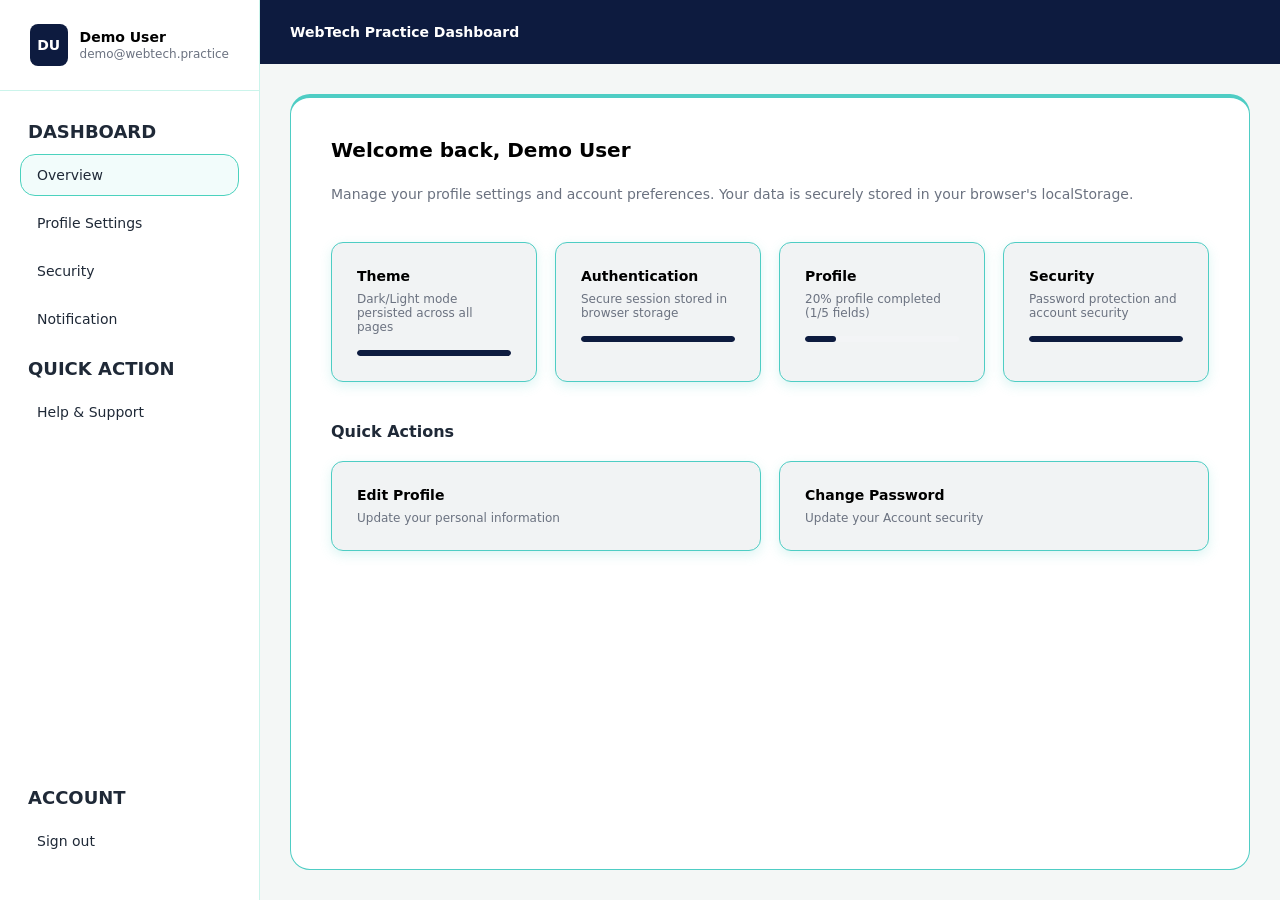
<file: Dashboard/index.html>
<!DOCTYPE html>
<html lang="en">
<head>
    <meta charset="UTF-8">
    <meta name="viewport" content="width=device-width, initial-scale=1.0">
    <title>WebTech Practice Dashboard</title>
    <link rel="stylesheet" href="style.css">
</head>
<body>
    <div class="app-layout">
        
        <!-- 
             SIDEBAR NAVIGATION
         -->
        <aside class="sidebar">
            <div class="user-profile">
                <div class="avatar">DU</div>
                <div class="user-details">
                    <h3 class="user-name">Demo User</h3>
                    <p class="user-email">demo@webtech.practice</p>
                </div>
            </div>
            
            <hr class="sidebar-divider">

            <nav class="sidebar-nav">
                <div class="nav-group">
                    <p class="nav-heading">DASHBOARD</p>
                    <ul class="nav-list">
                        <li class="nav-item active" data-target="section-overview">Overview</li>
                        <li class="nav-item" data-target="section-profile">Profile Settings</li>
                        <li class="nav-item" data-target="section-security">Security</li>
                        <li class="nav-item" data-target="section-notifications">Notification</li>
                    </ul>
                </div>

                <div class="nav-group">
                    <p class="nav-heading">QUICK ACTION</p>
                    <ul class="nav-list">
                        <li class="nav-item" data-target="section-help">Help & Support</li>
                    </ul>
                </div>
            </nav>

            <div class="sidebar-footer">
                <div class="nav-group">
                    <p class="nav-heading">ACCOUNT</p>
                    <ul class="nav-list">
                        <li class="nav-item text-danger" id="btn-signout" href="../LoginPage/index.html">Sign out</li>
                    </ul>
                </div>
            </div>
        </aside>

        <!--
             MAIN CONTENT AREA
        -->
        <div class="main-wrapper">
            
            <header class="top-header">
                <h2>WebTech Practice Dashboard</h2>
            </header>

            <main class="content-area">
                
                <div class="content-card">

                    <!-- 1. OVERVIEW SECTION -->
                    <section id="section-overview" class="page-section active-section">
                        <h2>Welcome back, Demo User</h2>
                        <p class="text-muted">Manage your profile settings and account preferences. Your data is securely stored in your browser's localStorage.</p>
                        
                        <div class="status-grid">
                            <div class="status-card">
                                <h4>Theme</h4>
                                <p>Dark/Light mode persisted across all pages</p>
                                <div class="progress-bar"><div class="progress-fill" style="width: 100%;"></div></div>
                            </div>
                            <div class="status-card">
                                <h4>Authentication</h4>
                                <p>Secure session stored in browser storage</p>
                                <div class="progress-bar"><div class="progress-fill" style="width: 100%;"></div></div>
                            </div>
                            <div class="status-card">
                                <h4>Profile</h4>
                                <p>20% profile completed (1/5 fields)</p>
                                <div class="progress-bar"><div class="progress-fill" style="width: 20%;"></div></div>
                            </div>
                            <div class="status-card">
                                <h4>Security</h4>
                                <p>Password protection and account security</p>
                                <div class="progress-bar"><div class="progress-fill" style="width: 100%;"></div></div>
                            </div>
                        </div>

                        <h3 class="section-subtitle">Quick Actions</h3>
                        <div class="action-grid">
                            <div class="action-card" data-target="section-profile">
                                <h4>Edit Profile</h4>
                                <p>Update your personal information</p>
                            </div>
                            <div class="action-card" data-target="section-security">
                                <h4>Change Password</h4>
                                <p>Update your Account security</p>
                            </div>
                        </div>
                    </section>

                    <!-- 2. PROFILE SETTINGS SECTION -->
                    <section id="section-profile" class="page-section hidden">
                        <h2>Profile Settings</h2>
                        
                        <form id="profile-form">
                            <h3 class="form-section-title">Personal Information</h3>
                            <div class="form-grid-2">
                                <div class="form-group">
                                    <label>Full Name</label>
                                    <input type="text" value="Demo User">
                                </div>
                                <div class="form-group">
                                    <label>Date of Birth</label>
                                    <input type="date">
                                </div>
                                <div class="form-group">
                                    <label>Email Address</label>
                                    <input type="email" value="demo@gmail.com">
                                </div>
                                <div class="form-group">
                                    <label>Phone Number</label>
                                    <input type="tel" value="+91 9876543210">
                                </div>
                            </div>

                            <h3 class="form-section-title">Address Information</h3>
                            <div class="form-group">
                                <label>Street Address</label>
                                <input type="text" placeholder="Enter your complete address">
                            </div>
                            <div class="form-grid-2">
                                <div class="form-group">
                                    <label>PIN Code</label>
                                    <input type="text" value="123456">
                                </div>
                                <div class="form-group">
                                    <label>City</label>
                                    <input type="text" value="Ranchi">
                                </div>
                                <div class="form-group">
                                    <label>Country</label>
                                    <input type="text" value="India">
                                </div>
                                <div class="form-group">
                                    <label>GitHub Profile</label>
                                    <input type="url" value="https://github.com/username">
                                </div>
                            </div>

                            <div class="form-actions">
                                <button type="button" class="btn btn-outline">Cancel changes</button>
                                <button type="submit" class="btn btn-primary">Save changes</button>
                            </div>
                        </form>
                    </section>

                    <!-- 3. SECURITY SECTION -->
                    <section id="section-security" class="page-section hidden">
                        <h2>Security Settings</h2>
                        <p class="text-muted">Keep your account secure by using a strong password and changing it regularly.</p>
                        
                        <form id="security-form">
                            <div class="form-grid-2">
                                <div class="form-group">
                                    <label>Current Password</label>
                                    <input type="password" placeholder="Enter current password">
                                </div>
                                <div class="form-group">
                                    <label>New Password</label>
                                    <input type="password" placeholder="Minimum 6 characters">
                                </div>
                                <div class="form-group">
                                    <label>Confirm New Password</label>
                                    <input type="password" placeholder="Re-enter new password" style="width: 100%;">
                                </div>
                            </div>
                            <div class="form-actions">
                                <button type="reset" class="btn btn-outline">Clear</button>
                                <button type="submit" class="btn btn-primary">Update Password</button>
                            </div>
                        </form>

                        <hr class="content-divider">

                        <h3 class="form-section-title">Security Information</h3>
                        <div class="info-card-grid">
                            <div class="info-card">
                                <span class="icon">📅</span>
                                <h4>Account Created</h4>
                                <p>8/31/2025</p>
                            </div>
                            <div class="info-card">
                                <span class="icon">📅</span>
                                <h4>Last Updated</h4>
                                <p>Never updated</p>
                            </div>
                            <div class="info-card">
                                <span class="icon">📅</span>
                                <h4>Session</h4>
                                <p>Current browser session active</p>
                            </div>
                        </div>
                    </section>

                    <!-- 4. NOTIFICATIONS SECTION -->
                    <section id="section-notifications" class="page-section hidden">
                        <h2>Notifications</h2>
                        
                        <div class="notification-group">
                            <h3 class="form-section-title">🔔 Notification Preferences</h3>
                            <p class="text-muted">Manage how and when you receive notifications about your account activity.</p>
                            
                            <div class="pref-grid">
                                <div class="pref-card">
                                    <span class="icon">✉️</span>
                                    <h4>Email Notifications</h4>
                                    <p>Receive important updates via email</p>
                                    <label class="checkbox-label">
                                        <input type="checkbox" checked> Enable email notifications
                                    </label>
                                </div>
                                <div class="pref-card">
                                    <span class="icon">🔒</span>
                                    <h4>Security Alerts</h4>
                                    <p>Get notified about security changes</p>
                                    <label class="checkbox-label">
                                        <input type="checkbox" checked> Enable security alerts
                                    </label>
                                </div>
                            </div>
                        </div>

                        <div class="notification-group mt-4">
                            <h3 class="form-section-title">📄 Recent Activity</h3>
                            <div class="activity-card">
                                <span class="icon">✅</span>
                                <div>
                                    <h4>Profile Updated</h4>
                                    <p>Your profile information was successfully updated</p>
                                    <small>Today</small>
                                </div>
                            </div>
                        </div>
                    </section>

                    <!-- 5. HELP & SUPPORT SECTION -->
                    <section id="section-help" class="page-section hidden">
                        <h2>Help & Support</h2>
                        <h3 class="form-section-title">❓ Frequently Asked Questions</h3>
                        <div class="faq-list">
                            <div class="faq-item">
                                <h4>How do I update my profile?</h4>
                                <p>Click on "Profile Settings" in the sidebar to edit your personal information, address, and other details.</p>
                            </div>
                            <div class="faq-item">
                                <h4>Is my data secure?</h4>
                                <p>This is a demo application that stores data in your browser's localStorage. In a production app, data would be encrypted and stored securely on servers.</p>
                            </div>
                            <div class="faq-item">
                                <h4>How do I change my password?</h4>
                                <p>Go to "Security" in the sidebar, enter your current password, then set and confirm your new password.</p>
                            </div>
                        </div>

                        <h3 class="form-section-title mt-4">📞 Contact Support</h3>
                        <p class="text-muted">This is a demonstration application for learning web development. In a real application, you would find contact information and support options here.</p>
                    </section>

                </div>
            </main>
        </div>
    </div>

    <script src="script.js"></script>
</body>
</html>
</file>
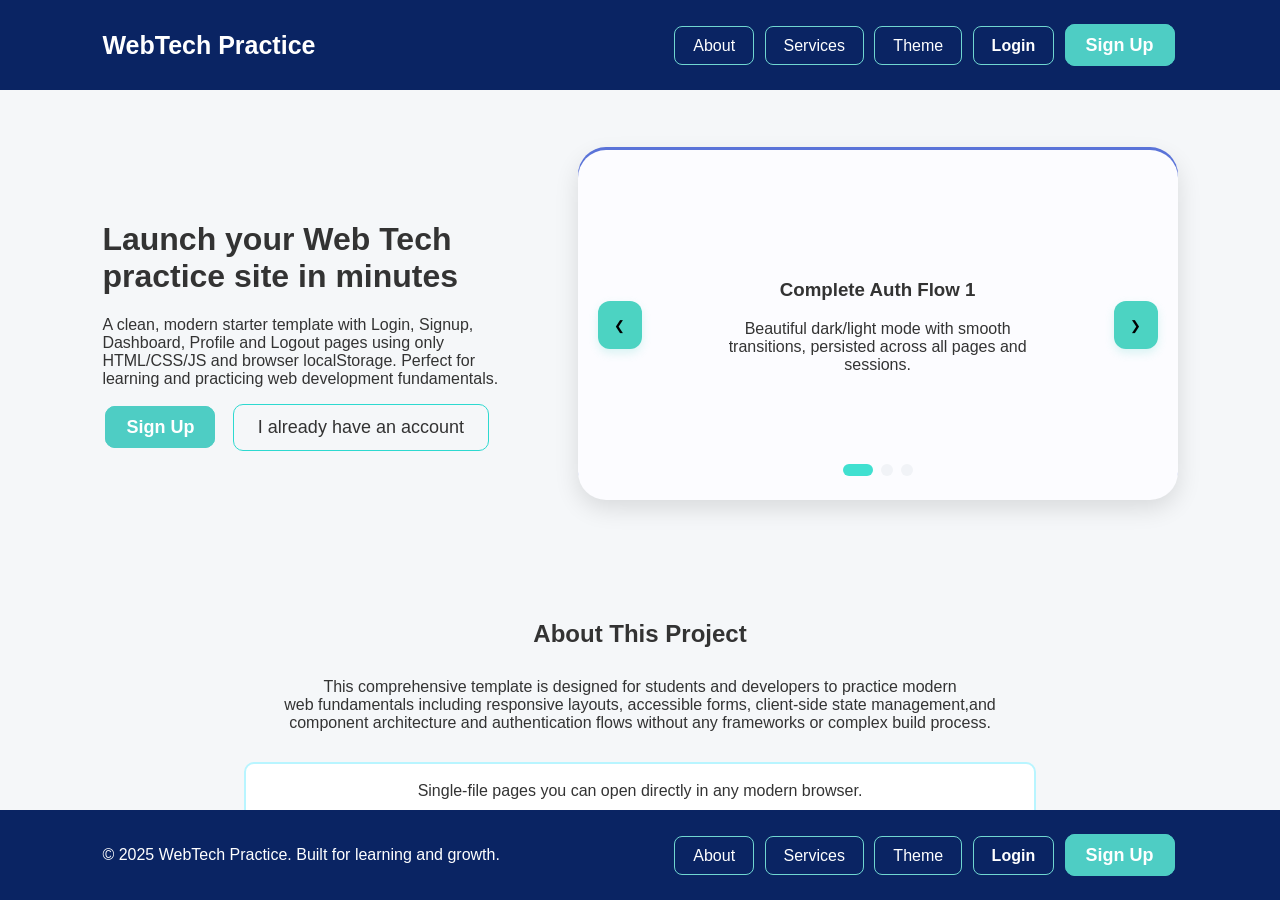
<file: LandingPage/index.html>
<!DOCTYPE html>
<html lang="en">

<head>
    <meta charset="UTF-8">
    <link rel="stylesheet" href="style.css">
</head>

<body>

    <nav class="navbar">
        <div class="logo" style="font-weight: bolder;">WebTech Practice</div>

        <div class="nav-links">
            <a href="#about" class="btn" style="font-weight: lighter;">About</a>
            <a href="#" class="btn" style="font-weight: lighter;">Services</a>
            <a href="#" class="btn" style="font-weight: lighter;">Theme</a>
            <a href="../LoginPage/index.html" class="btn login" style="font-weight: bold;">Login</a>
            <a href="../SignUpPage/index.html" class="btn signup" style="font-weight: bold;">Sign Up</a>
        </div>
    </nav>

    <div class="content">

        <header class="hero">
            <div class="hero-text">
                <h1>Launch your Web Tech practice site in minutes</h1>

                <p>
                    A clean, modern starter template with Login, Signup,
                    Dashboard, Profile and Logout pages using only HTML/CSS/JS
                    and browser localStorage. Perfect for learning and practicing
                    web development fundamentals.
                </p>

                <div class="btns">
                    <a href="../SignUpPage/index.html" class="btn signup" style="font-weight: bold;" >Sign Up</a>
                    <button class="ghost" style="font-weight: lighter;">I already have an account</button>
                </div>
            </div>

            <div class="slider-container" id="slider">

                <div class="slider-content">
                    <h3>Complete Auth Flow</h3>

                    <p>
                        Beautiful dark/light mode with smooth transitions,
                        persisted across all pages and sessions.
                    </p>
                </div>

                <button class="slider-nav prev-btn nav-btn" onclick="prev()">
                    ❮
                </button>

                <button class="slider-nav next-btn nav-btn" onclick="next()">
                    ❯
                </button>

                <div class="pagination-container">
                    <span class="dot active"></span>
                    <span class="dot"></span>
                    <span class="dot"></span>
                </div>

            </div>
        </header>

        <section class="section" id="about">

            <h1 style="margin-bottom: 30px;">About This Project</h1>

            <p style="margin-bottom: 30px;">

                This comprehensive template is designed for
                students and developers to practice modern<br>
                web fundamentals including responsive layouts,
                accessible forms, client-side state management,and<br>
                component architecture and authentication flows
                without any frameworks or complex build process.

            </p>

            <div class="about-box">
                Single-file pages you can open directly in any modern browser.
            </div>

            <div class="about-box">
                Single-file pages you can open directly in any modern browser.
            </div>

            <div class="about-box">
                Single-file pages you can open directly in any modern browser.
            </div>

            <div class="about-box">
                Single-file pages you can open directly in any modern browser.
            </div>

            <div class="about-box">
                Single-file pages you can open directly in any modern browser.
            </div>

            <div class="about-box">
                Single-file pages you can open directly in any modern browser.
            </div>

        </section>

        </section>

        <section class="section">

            <h2 style="font-size: xx-large; margin-bottom: 60px;">What's Included</h2>

            <div class="grid2">

                <div class="card2">
                    <h3>Authentication Templates</h3>
                    <p>Beautiful login and signup forms with real-time validation, error handling, and seamless localStorage integration.</p>
                </div>

                <div class="card2">
                    <h3>Authentication Templates</h3>
                    <p>Beautiful login and signup forms with real-time validation, error handling, and seamless localStorage integration.</p>
                </div>

                <div class="card2">
                    <h3>Authentication Templates</h3>
                    <p>Beautiful login and signup forms with real-time validation, error handling, and seamless localStorage integration.</p>
                </div>

                <div class="card2">
                    <h3>Authentication Templates</h3>
                    <p>Beautiful login and signup forms with real-time validation, error handling, and seamless localStorage integration.</p>
                </div>

                <div class="card2">
                    <h3>Authentication Templates</h3>
                    <p>Beautiful login and signup forms with real-time validation, error handling, and seamless localStorage integration.</p>
                </div>

                <div class="card2">
                    <h3>Authentication Templates</h3>
                    <p>Beautiful login and signup forms with real-time validation, error handling, and seamless localStorage integration.</p>
                </div>

            </div>

        </section>

    </div>
    <!-- Scrollable Content Ends -->

    <footer class="footer">

        <p>&copy; 2025 WebTech Practice. Built for learning and growth.</p>

        <div class="nav-links">
            <a href="#about" class="btn" style="font-weight: lighter;">About</a>
            <a href="#" class="btn" style="font-weight: lighter;">Services</a>
            <a href="#" class="btn" style="font-weight: lighter;">Theme</a>
            <a href="../LoginPage/index.html" class="btn login"  style="font-weight: bold;">Login</a>
            <a href="../SignUpPage/index.html" class="btn signup" style="font-weight: bold;">Sign Up</a>
        </div>

    </footer>

    <script src="script.js"></script>

</body>
</html>
</file>
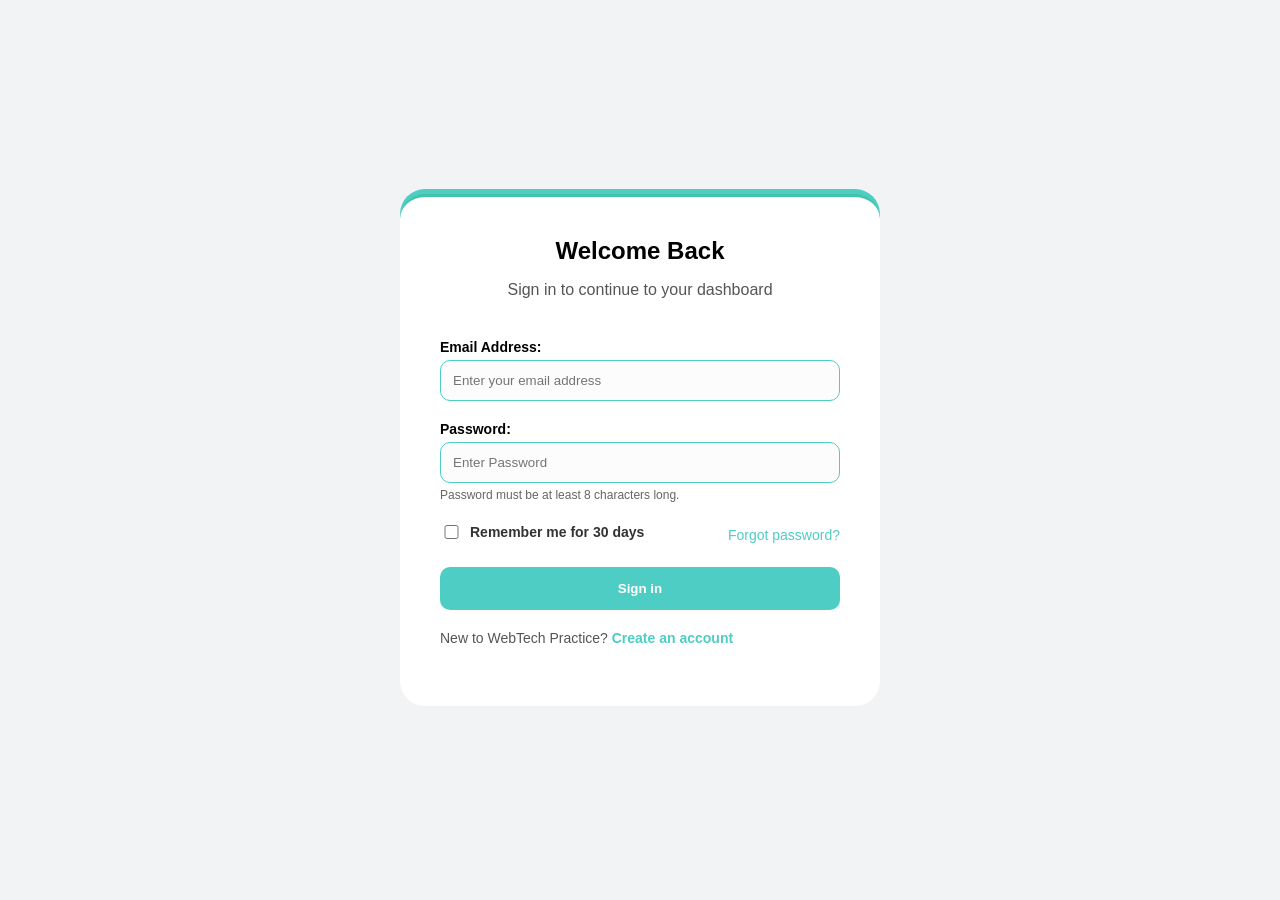
<file: LoginPage/index.html>
<!DOCTYPE html>
<html lang="en">

<head>
    <link rel="stylesheet" href="style.css">
</head>

<body>
    <div class="container">
        <form id="loginForm">
            <div class="welcome">
                <h1>Welcome Back</h1>
                <p>Sign in to continue to your dashboard</p>
            </div>

            <div class="field">
                <label>Email Address:</label>
                <input type="email" id="email" placeholder="Enter your email address" required>
            </div>

            <div class="field">
                <label>Password:</label>
                <input type="password" id="password" placeholder="Enter Password" required  >
            </div>

            <p class="hint">Password must be at least 8 characters long.</p>

            <div class="options">
                <label class="checkbox-label">
                    <input type="checkbox"> Remember me for 30 days
                </label>
                <a href="#">Forgot password?</a>
            </div>

            <button type="submit">Sign in</button>

            <p class="footer">New to WebTech Practice? <a href="../SignUpPage/index.html">Create an account</a></p>
        </form>
    </div>
    <script src="script.js"></script>
</body>

</html>
</file>
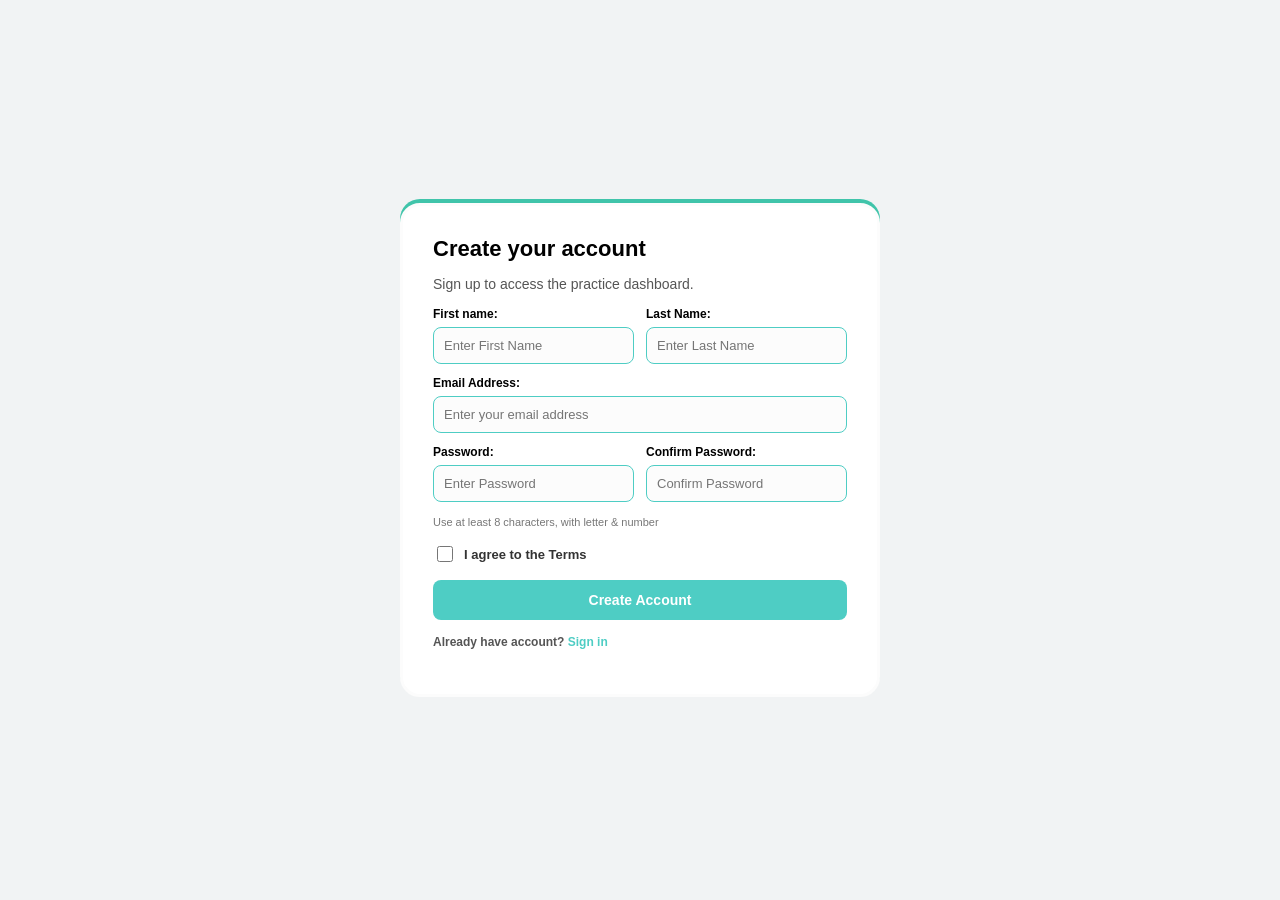
<file: SignUpPage/index.html>
<!DOCTYPE html>
<html lang="en">

<head>
    <link rel="stylesheet" href="style.css">
</head>

<body>
    <div class="container">
        <form id="registrationForm">
            <h1> Create your account </h1>
            <p>Sign up to access the practice dashboard.</p>

            <div class="row">
                <div class="field">
                    <label>First name:</label>
                    <input type="text" placeholder="Enter First Name" required>
                </div>
                <div class="field">
                    <label>Last Name:</label>
                    <input type="text" placeholder="Enter Last Name" required>
                </div>
            </div>

            <div class="field">
                <label>Email Address:</label>
                <input type="email" id="email" placeholder="Enter your email address" required>
            </div>

            <div class="row">
                <div class="field">
                    <label>Password:</label>
                    <input type="password" id="password" placeholder="Enter Password" required>
                </div>
                <div class="field">
                    <label>Confirm Password:</label>
                    <input type="password" id="confirmPassword" placeholder="Confirm Password" required>
                </div>
            </div>

            <p class="hint">Use at least 8 characters, with letter & number</p>

            <label class="checkbox">
                <input type="checkbox" required> 
                <span>I agree to the Terms</span>
            </label>

            <button type="submit" id="createAccountBtn">Create Account</button>

            <p class="footer">Already have account? <a href="../LoginPage/index.html">Sign in</a></p>
        </form>
    </div>
    <script src="script.js"></script>
</body>

</html>
</file>
<file: Dashboard/style.css>
:root {
  
    --bg-body: #f4f7f6;
    --bg-sidebar: #ffffff;
    --header-bg: #0d1b3f;
    --text-main: #1f2937;
    --text-muted: #6b7280;
    --text-dark: #000000;
    
   
    --accent-teal: #4bd2be; 
    --accent-teal-hover: #3ebca9;
    --accent-light: #e0f8f4;
    --border-light: #cbf4eb;
    
  
    --input-bg: #f3f4f6;
}


* {
    margin: 0;
    padding: 0;
    box-sizing: border-box;
}

body {
    font-family: 'Inter', system-ui, -apple-system, sans-serif;
    color: var(--text-main);
    background-color: var(--bg-body);
    height: 100vh;
    overflow: hidden;
    -webkit-font-smoothing: antialiased;
}


.app-layout {
    display: flex;
    height: 100vh;
    width: 100vw;
}


.sidebar {
    width: 260px;
    min-width: 260px;
    background: var(--bg-sidebar);
    border-right: 1px solid var(--border-light);
    display: flex;
    flex-direction: column;
    z-index: 10;
}

.user-profile {
    padding: 24px 30px;
    display: flex;
    align-items: center;
    gap: 12px;
}

.avatar {
    width: 42px;
    height: 42px;
    background: var(--header-bg);
    color: #ffffff;
    border-radius: 8px;
    display: flex;
    align-items: center;
    justify-content: center;
    font-weight: 700;
    font-size: 14px;
}

.user-details .user-name {
    font-size: 14px;
    font-weight: 700;
    color: var(--text-dark);
}

.user-details .user-email {
    font-size: 12px;
    color: var(--text-muted);
    margin-top: 2px;
}

.sidebar-divider {
    border: none;
    height: 1px;
    background-color: var(--border-light);
    margin: 0;
}

.sidebar-nav {
    flex: 1;
    padding: 30px 20px;
    overflow-y: auto;
}

.nav-group {
    margin-bottom: 18px;
}

.nav-heading {
    font-size: 10px;
    font-weight: 600;
    color: var(--text-main);
    margin-bottom: 12px;
    padding-left: 8px;
    font-size:large
}

.nav-list {
    list-style: none;
}

.nav-item {
    padding: 12px 16px;
    margin-bottom: 6px;
    border-radius: 15px;
    cursor: pointer;
    font-size: 14px;
    color: var(--text-main);
    transition: all 0.2s ease;
    border: 1px solid transparent;
}

.nav-item:hover {
    background-color: #f9fafb;
}


.nav-item.active {
    border: 1px solid var(--accent-teal);
    background-color: #f2fcfb;
    font-weight: 500;
}

.sidebar-footer {
    padding: 20px;
}

.text-danger {
    color: var(--text-main);
}

.text-danger:hover {
    color: #ef4444;
    background-color: #fef2f2;
}


.main-wrapper {
    flex: 1;
    display: flex;
    flex-direction: column;
    background: var(--bg-body);
    overflow: hidden;
}

.top-header {
    background: var(--header-bg);
    padding: 24px 30px;  
}

.top-header h2 {
    font-size: 14px;
    font-weight: 600;
    margin: 0;
    color: #ffffff; 
}

.content-area {
    flex: 1;
    padding: 30px;
    overflow-y: auto;
}

.content-card {
    background: #ffffff;
    border-radius: 20px;
    border: 1px solid #4ECDC4; 
    padding: 40px;
    min-height: 100%;
    border-top: 4px solid #4ECDC4; 
}

.page-section {
    display: none;
    animation: fadeIn 0.3s ease;
}

.page-section.active-section {
    display: block;
}

.hidden {
    display: none !important;
}

@keyframes fadeIn {
    from { opacity: 0; transform: translateY(10px); }
    to { opacity: 1; transform: translateY(0); }
}

h2 {
    font-size: 20px;
    font-weight: 700;
    color: var(--text-dark);
    margin-bottom: 24px;
}

.form-section-title {
    font-size: 15px;
    font-weight: 700;
    color: var(--text-dark);
    margin: 30px 0 20px;
}

.section-subtitle {
    font-size: 16px;
    font-weight: 700;
    margin: 40px 0 20px;
}

.text-muted {
    font-size: 14px;
    color: var(--text-muted);
}

.mt-4 {
    margin-top: 30px;
}


.form-grid-2 {
    display: grid;
    grid-template-columns: repeat(2, 1fr);
    gap: 24px;
}

.form-group {
    margin-bottom: 20px;
}

.form-group label {
    display: block;
    font-size: 12px;
    font-weight: 600;
    color: var(--text-dark);
    margin-bottom: 10px;
}

.form-group input {
    width: 100%;
    padding: 14px 16px;
    border-radius: 10px;
    border: none;
    background-color: var(--input-bg);
    font-size: 13px;
    color: var(--text-main);
    outline: none;
    transition: box-shadow 0.2s ease;
}

.form-group input:focus {
    box-shadow: 0 0 0 2px var(--accent-teal);
}


.form-actions {
    display: flex;
    justify-content: flex-end;
    gap: 16px;
    margin-top: 40px;
}

.btn {
    padding: 12px 24px;
    border-radius: 10px;
    font-size: 14px;
    font-weight: 600;
    cursor: pointer;
    border: none;
    transition: all 0.2s ease;
}

.btn-outline {
    background-color: #f2fcfb;
    border: 1.5px solid var(--accent-teal);
    color: var(--text-main);
}

.btn-outline:hover {
    background-color: var(--accent-light);
}

.btn-primary {
    background-color: var(--accent-teal);
    color: #ffffff;
}

.btn-primary:hover {
    background-color: var(--accent-teal-hover);
}


.status-grid {
    display: grid;
    grid-template-columns: repeat(4, 1fr); 
    gap: 18px;
    margin-top: 10px;
}

.action-grid {
    display: grid;
    grid-template-columns: repeat(2, 1fr);
    gap: 18px;
    margin-top: 10px;
}

.info-card-grid, .pref-grid {
    display: grid;
    grid-template-columns: repeat(auto-fit, minmax(220px, 1fr));
    gap: 18px;
    margin-top: 10px;
}


.status-card, .action-card, .info-card, .pref-card, .activity-card, .faq-item {
    border: 1.5px solid #4ECDC4; 
    box-shadow: 0 4px 12px rgba(78, 205, 196, 0.2); 
    border-radius: 12px;
    padding: 25px;
    background-color: #F1F3F4; 
}

.action-card {
    cursor: pointer;
    transition: transform 0.2s ease, box-shadow 0.2s ease;
}

.action-card:hover {
    transform: translateY(-3px);
    box-shadow: 0 4px 12px rgba(75, 210, 190, 0.1);
}


.status-card h4, .action-card h4, .info-card h4, .pref-card h4, .activity-card h4, .faq-item h4 {
    font-size: 14px;
    font-weight: 700;
    margin-bottom: 8px;
    color: var(--text-dark);
}

.status-card p, .action-card p, .info-card p, .pref-card p, .activity-card p, .faq-item p {
    font-size: 12px;
    color: var(--text-muted);
}


.progress-bar {
    height: 6px;
    background-color: var(--input-bg);
    border-radius: 4px;
    margin-top: 16px;
    overflow: hidden;
}

.progress-fill {
    height: 100%;
    background-color: var(--header-bg);
    border-radius: 4px;
}


.checkbox-label {
    display: flex;
    align-items: center;
    gap: 10px;
    font-size: 13px;
    color: var(--text-main);
    margin-top: 20px;
    cursor: pointer;
}

.checkbox-label input[type="checkbox"] {
    width: 16px;
    height: 16px;
    accent-color: var(--accent-teal);
    cursor: pointer;
}


.activity-card {
    display: flex;
    gap: 16px;
    align-items: flex-start;
}

.activity-card small {
    display: block;
    font-size: 11px;
    color: var(--text-muted);
    margin-top: 8px;
}

.faq-item {
    margin-bottom: 16px;
}

.content-divider {
    border: none;
    height: 1px;
    background-color: var(--border-light);
    margin: 40px 0;
}

.icon {
    display: block;
    font-size: 20px;
    margin-bottom: 12px;
}

@media (max-width: 900px) {
    .form-grid-2 {
        grid-template-columns: 1fr;
    }
}

@media (max-width: 768px) {
    .app-layout {
        flex-direction: column;
    }
    
  
    .main-wrapper {
        order: 1;
    }
    
    
    .top-header {
        position: sticky;
        top: 0;
        z-index: 1;
    }    
    
    .sidebar {
        order: 2;
        width: 100%;
        height: auto;
        border-right: none;
        border-top: 1px solid var(--border-light);
        max-height: 250px;
    }
    
    .sidebar-nav {
        display: flex;
        flex-wrap: wrap;
        gap: 10px;
        padding: 20px;
    }
    
    .nav-group {
        margin-bottom: 10px;
        flex: 1;
        min-width: 140px;
    }
    
    .content-area {
        padding: 15px;
    }
    
    .content-card {
        padding: 20px;
    }
}
#security-form .form-grid-2 .form-group:nth-child(3) {
    grid-column: 1 / -1; 
}
.form-grid-2 {
    display: grid;
    grid-template-columns: repeat(2, 1fr);
    gap: 30px 24px; 
}
.form-grid-2 .form-group {
    margin-bottom: 0;
}
.page-section > p.text-muted {
    margin-bottom: 40px; 
}
</file>
<file: LandingPage/style.css>
:root {
    --navy: #062748;
    --mint: #40e0d0;
    --light: #f5f7f9;
}

body {
    margin: 0;
    font-family: sans-serif;
    background: var(--light);
    color: #333;
    overflow: hidden;
}
.navbar {
    background:#0A2463;
    color: white;
    padding: 0 8%;
    height: 90px;

    display: flex;
    justify-content: space-between;
    align-items: center;

    box-sizing: border-box;
}
.content {
    height: calc(100vh - 180px);
    overflow-y: auto;
}
.footer {
    background: #0A2463;
    color: white;

    position: fixed;
    left: 0;
    bottom: 0;

    width: 100%;
    height: 90px;

    padding: 0 8%;

    display: flex;
    justify-content: space-between;
    align-items: center;

    box-sizing: border-box;

    z-index: 1000;
}

.logo {
    font-family: sans-serif;
    font-size: 25px;
    font-weight: 500;
}

.btn {
    padding: 10px 18px;
    border-radius: 8px;
    font-weight: 500;
    cursor: pointer;
    border: 1px solid #70d6d1;
    background: transparent;
    color: white;
    transition: all 0.3s ease;
    margin: 3px;
    text-decoration: none;
}

.btn-filled {
    background-color: #70d6d1;
    color: #0a2540;
    border: none;
}

.btn:hover:not(.btn-filled) {
    background-color: rgba(5, 255, 242, 0.942);
}

.btn-filled:hover {
    background-color: #2eefe6;
}

.hero {
    display: flex;
    padding: 60px 8%;
    align-items: center;
    justify-content: space-between;
}

.hero-text {
    width: 40%;
}


.signup {
    background: #4ECDC4;
    color: white;
    border: 1px solid #4ECDC4;
    padding: 10px 20px;
    border-radius: 10px;
    border-width: small;
    cursor: pointer;
    font-size: 18px;
}


.signup:hover {
    background: #4ECDC4;
    color: white;
}
 
.ghost {
    background: transparent;
    color: #333;
    border: 1px solid;
    border-color: #2dd9d0;
    padding: 12px 24px;
    border-radius: 10px;
    border-width: small;
    margin-left: 10px;
    cursor: pointer;
    font-size: 18px;
}

.ghost:hover {
    background-color: #2dd9d0;
    color: white;
}

.section {
    padding: 40px 8%;
    text-align: center;
}

/* About */

.about h1,
.include h1 {
    text-align: center;
    margin-bottom: 50px;
    color: #000;
    font-family: 'Inter', sans-serif;
    font-size: 32px;
    font-weight: 700;
    line-height: 100%;
    letter-spacing: 0;
}

.about p {
    text-align: center;
    width: 75%;
    line-height: 100%;
    color: #1e1e24;
    margin-bottom: 3px;
    font-family: 'Inter', sans-serif;
    font-size: 16px;
    font-weight: 400;
    letter-spacing: 0;
}

.about-box {
    margin-top: 30px;
    width: 70%;
    margin: 12px auto;
    background: white;
    padding: 18px;
    border: 2px solid #b8f5ff;
    border-radius: 10px;
    transition: 0.3s;
    text-align: center;
}

.about-box:hover {
    transform: translateY(-3px);
    box-shadow: 0 5px 10px rgba(0, 0, 0, .08);
    border-color: #4ECDC4;
}
.grid2 {
    display: grid;
    grid-template-columns: repeat(3, 1fr);
    gap: 20px;
}

.card {
    background: white;
    padding: 15px;
    border-radius: 2px;
    border: 1px solid #70d6d1;
    text-align: center;
    margin: 15px;
    width: 750px;
    border-radius: 3px;
}

.card2 {
    background: white;
    padding: 20px;
    text-align: left;
    border-radius: 12px;
    border: 2px solid #cdf1ec;
    margin: 10px;
    border-radius: 20px;
    box-shadow: 1px 1px 1px#4ECDC440;
}

.slider-container {
    position: relative;
    width: 100%;
    max-width: 600px;
    height: 350px;
    background: #fcfcff;
    border-radius: 28px;

    box-shadow:
        0 -3px 0 #5A73D8,
        0 8px 25px rgba(0,0,0,.12);

    display: flex;
    flex-direction: column;
    justify-content: center;
    align-items: center;
    padding: 0 80px;
    box-sizing: border-box;
}

.slider-content {
    text-align: center;
    max-width: 320px;
}

.slider-nav {
    position: absolute;
    top: 50%;
    transform: translateY(-50%);
    width: 44px;
    height: 48px;
    background-color: #4cd3c2;
    border: none;
    border-radius: 12px;
    display: flex;
    justify-content: center;
    align-items: center;
    cursor: pointer;
    box-shadow: 0 4px 10px rgba(76, 211, 194, 0.2);
}

.nav-btn svg {
    fill: #1a1e29;
}

.prev-btn {
    left: 20px;
}

.next-btn {
    right: 20px;
}


.pagination-container {
    position: absolute;
    bottom: 24px;
    display: flex;
    gap: 8px;
    align-items: center;
}

.dot {
    height: 12px;
    border-radius: 6px;
    background-color: #f1f3f7;
    transition: all 0.3s ease;
}


.dot.active {
    width: 30px;
    background-color: #4cd3c2;
}

.dot:not(.active) {
    width: 12px;
}

.dot.active {
    background: var(--mint);
}
</file>
<file: LoginPage/style.css>
body {
    background-color: #fffefe;
    display: flex;
    justify-content: center;
    align-items: center;
    min-height: 100vh;
    margin: 0;
    font-family: 'Segoe UI', sans-serif;
}

.container {
    background: #ffffff;
    padding: 40px;
    border-radius: 25px;
    width: 450px;
    border-top: 3px solid #40C4AA; 
    overflow: hidden;
}

h1 {
    margin: 0;
    font-size: 24px;
}

p {
    color: #555;
    margin-bottom: 20px;
}

.row {
    display: flex;
    gap: 20px;
}

.field {
    flex: 1;
    margin-bottom: 15px;
}

label {
    display: block;
    font-weight: 600;
    margin-bottom: 8px;
    font-size: 13px;
}

input {
    width: 100%;
    padding: 12px;
    border: 1.5px solid #40C4AA;
    border-radius: 10px;
    background-color: #fcfcfc;
    box-sizing: border-box;
    outline: none;
}

input:focus {
    border-color: #35a892;
}

.hint {
    font-size: 11px;
    color: #777;
    margin-top: 5px;
    margin-bottom: 20px;
}

.checkbox {
    font-size: 14px;
    display: flex;
    margin-bottom: 20px;
    color: #333;
    align-items: center;
    gap: 10px;
    cursor: pointer;
}

.checkbox input[type="checkbox"] {
    width: 18px;
    height: 18px;
    cursor: pointer;
    accent-color: #40C4AA;
}

button {
    width: 100%;
    padding: 14px;
    background: #40C4AA;
    border: none;
    color: white;
    border-radius: 10px;
    font-weight: 600;
    cursor: pointer;
    transition: all 0.3s ease;
}


button:hover {
    background: #35a892;
    box-shadow: 0 4px 10px rgba(64, 196, 170, 0.3);
}

.footer {
    text-align: center;
    font-size: 13px;
    margin-top: 15px;
}

.footer a {
    color: #40C4AA;
    text-decoration: none;
    font-weight: 600;
}

body {
    background-color:#F1F3F4;
    display: flex;
    justify-content: center;
    align-items: center;
    min-height: 100vh;
    margin: 0;
    font-family: 'Segoe UI', sans-serif;
}

.container {
    background: #ffffff;
    padding: 40px;
    border-radius: 25px;
    width: 400px;
    border: 3spx solid #fcfcfc;
    box-shadow: 0px -5px 0px #4ECDC4;

}

h1 {
    margin: 0 0 10px 0;
    font-size: 24px;
}

.field {
    margin-top: 10px;
    margin-bottom: 20px;

}

label {
    display: block;
    font-weight: 600;
    margin-bottom: 5px;
    font-size: 14px;
}

input {
    width: 100%;
    padding: 12px;
    border: 1.5px solid #4ECDC4;
    border-radius: 10px;
    box-sizing: border-box;
}

.hint {
    font-size: 12px;
    color: #666;
    margin-top: -15px;
    margin-bottom: 20px;
}

.options {
    font-size: 14px;
    display: flex;
    justify-content: space-between;
    align-items: center;
    margin-bottom: 20px;
    color: #333;
    align-items: center;
    gap: 8px;
    cursor: pointer;
}
.checkbox-label {
    display: flex;
    align-items: center;
    gap: 8px;           
    cursor: pointer;
}
.options input[type="checkbox"] {
    width: 15px;
    height: 14px;
    cursor: pointer;
    accent-color: #4ECDC4;
    
}
.options a{
    color:#4ECDC4;
    text-decoration: none;
}

button {
    width: 100%;
    padding: 14px;
    background:#4ECDC4;
    border: none;
    color: white;
    border-radius: 10px;
    cursor: pointer;
    transition: 0.3s;
}

button:hover {
    background:  #4ECDC4;
    transform: scale(1.01);
}

.footer {
    text-align: left;
    font-size: 14px;
    margin-top: 20px;
}

.footer a {
    color: #4ECDC4;
    text-decoration: none;
    font-weight: bold;
}

.welcome {
    text-align: center;
    margin-bottom: 40px;
}
</file>
<file: SignUpPage/style.css>
body {
    background-color: #F1F3F4;
    display: flex;
    justify-content: center;
    align-items: center;
    min-height: 100vh;
    margin: 0;
    font-family: 'Segoe UI', sans-serif;
    padding: 20px;
    box-sizing: border-box;
}

.container {
    background: #ffffff;
    padding: 30px;
    border-radius: 20px;
    width: 480px;
    max-width: 100%;
    box-shadow: 0px -4px 0px #40C4AA;
    border: 3px solid #fcfcfc;
    overflow: hidden;
    margin-bottom: 0;
    box-sizing: border-box;
}

h1 {
    margin: 0;
    font-size: 22px;
}

p {
    color: #555;
    margin-bottom: 15px;
    font-size: 14px;
}

.row {
    display: flex;
    gap: 12px;
}

.field {
    flex: 1;
    margin-bottom: 12px;
}

label {
    display: block;
    font-weight: 600;
    margin-bottom: 6px;
    font-size: 12px;
}

input {
    width: 100%;
    padding: 10px;
    border: 1.5px solid #4ECDC4;
    border-radius: 8px;
    background-color: #fcfcfc;
    box-sizing: border-box;
    outline: none;
    font-size: 13px;
}

input:focus {
    border-color: #4ECDC4;
}

.hint {
    font-size: 11px;
    color: #777;
    margin-top: 2px;
    margin-bottom: 15px;
}

.checkbox {
    font-size: 13px;
    display: flex;
    margin-bottom: 15px;
    color: #333;
    align-items: center;
    gap: 8px;
    cursor: pointer;
}

.checkbox input[type="checkbox"] {
    width: 16px;
    height: 16px;
    cursor: pointer;
    accent-color: #4ECDC4;
}

button {
    width: 100%;
    padding: 12px;
    background: #4ECDC4;
    border: none;
    color: white;
    border-radius: 8px;
    font-weight: 600;
    font-size: 14px;
    cursor: pointer;
    transition: all 0.3s ease;
}

button:hover {
    background: #35a892;
    box-shadow: 0 4px 10px rgba(64, 196, 170, 0.3);
}

.footer {
    text-align: left;
    font-size: 12px;
    margin-top: 15px;
    font-weight: bold;
}

.footer a {
    color: #4ECDC4;
    text-decoration: none;
    font-weight: 600;
}
</file>
